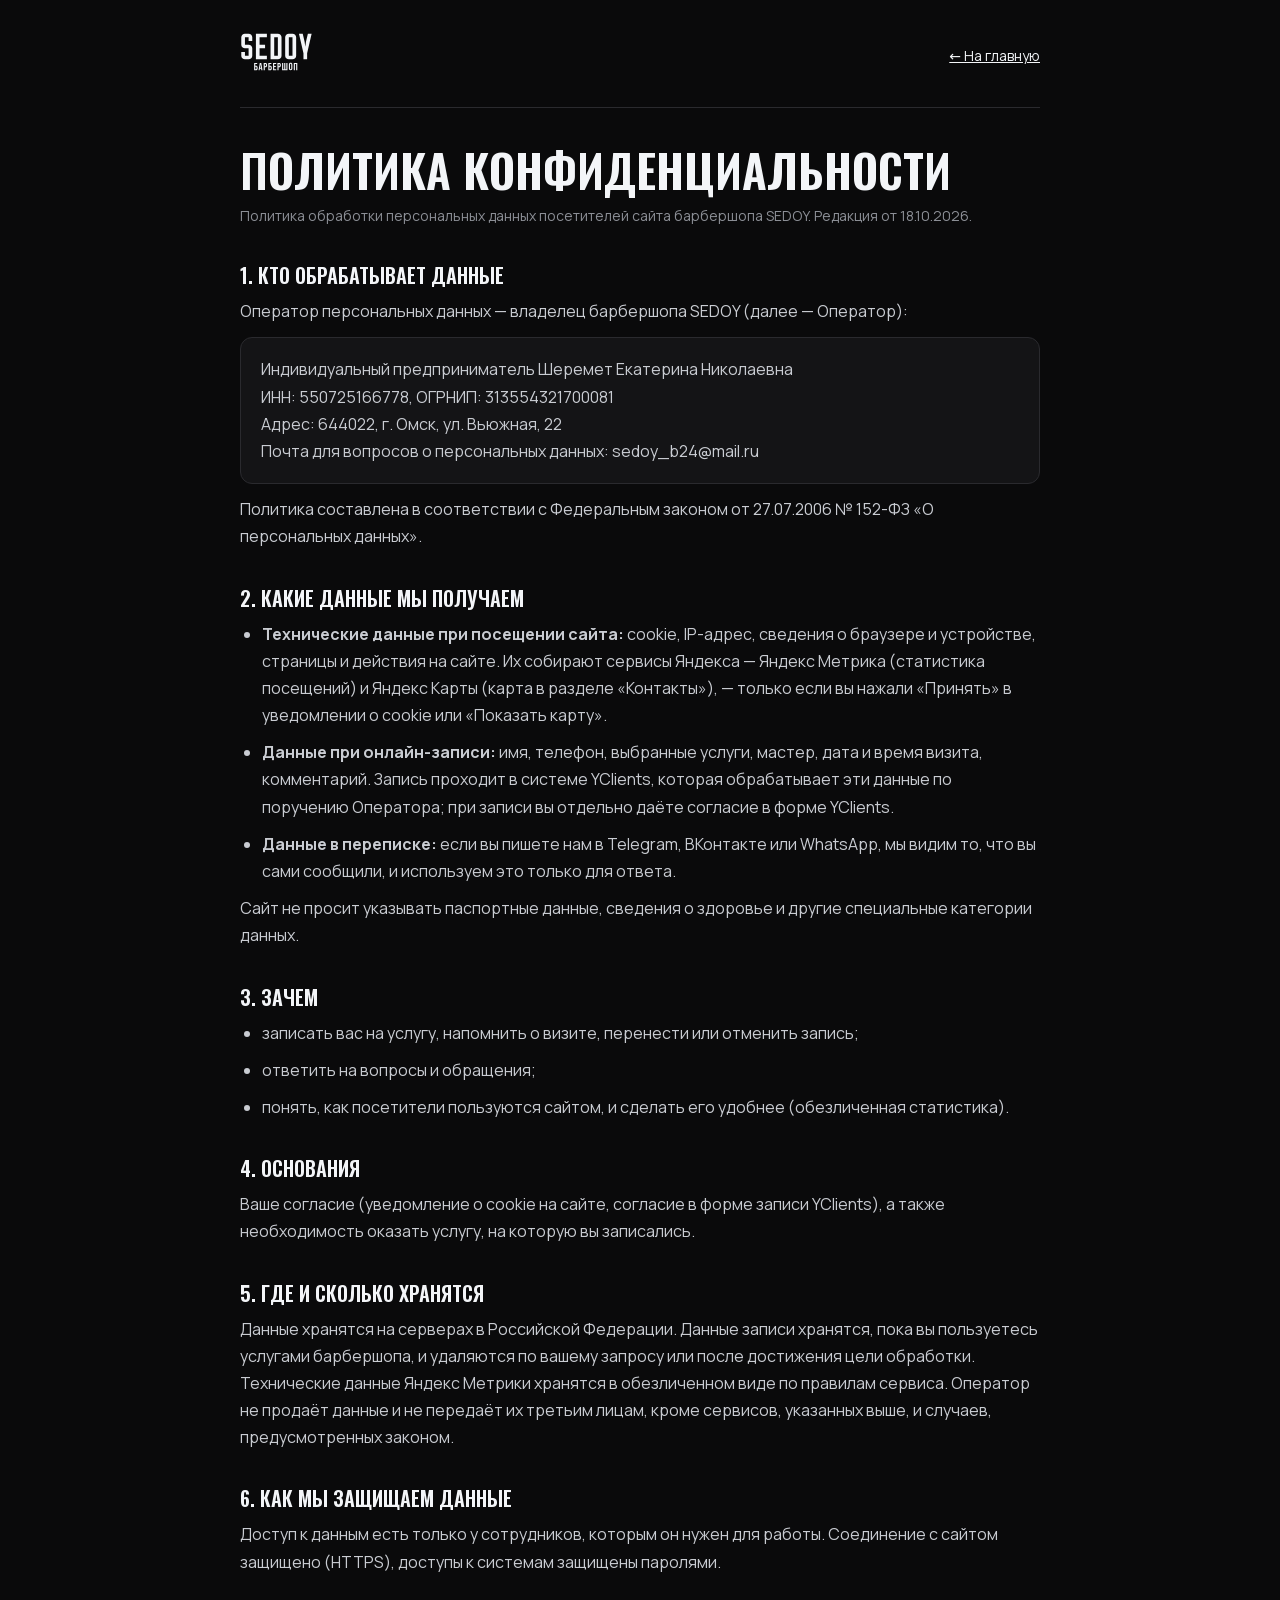
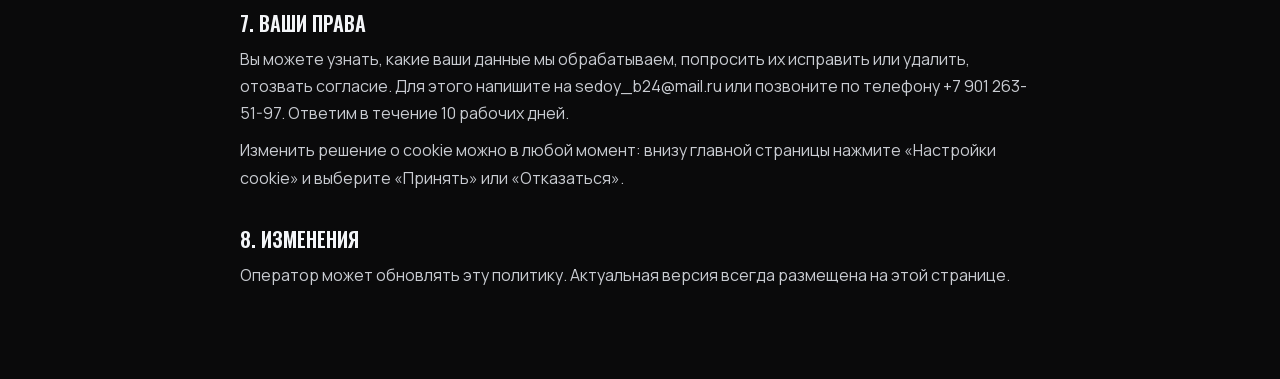
<file: politika.html>
<!doctype html>
<html lang="ru">
<head>
<meta charset="utf-8">
<meta name="viewport" content="width=device-width, initial-scale=1">
<title>Политика конфиденциальности — SEDOY</title>
<meta name="robots" content="noindex">
<link rel="icon" href="img/favicon.svg" type="image/svg+xml">
<link href="fonts/fonts.css" rel="stylesheet">
<style>
:root{--ink:#0a0a0b;--line:#2a2a2e;--mute:#8c8f96;--silver:#c9ccd2;--white:#f3f5f8}
*{box-sizing:border-box;margin:0;padding:0}
body{background:var(--ink);color:var(--silver);font:16px/1.7 "Manrope",system-ui,-apple-system,sans-serif}
.wrap{width:min(800px,100% - 32px);margin:0 auto;padding:32px 0 80px}
.top{display:flex;align-items:center;justify-content:space-between;gap:16px;padding-bottom:28px;border-bottom:1px solid var(--line);margin-bottom:36px}
.top img{height:40px;width:auto}
.top a{color:var(--white);font-size:14px}
h1{font:600 clamp(30px,6vw,46px)/1.1 "Oswald",Impact,sans-serif;color:var(--white);text-transform:uppercase;margin-bottom:10px}
h2{font:600 20px/1.3 "Oswald",Impact,sans-serif;color:var(--white);text-transform:uppercase;margin:34px 0 10px}
p,li{margin-bottom:10px}
ul{padding-left:22px}
a{color:var(--white)}
.muted{color:var(--mute);font-size:14px}
.req{background:#141416;border:1px solid var(--line);border-radius:12px;padding:18px 20px;margin-top:12px}
.req p{margin:0}
.todo{color:#f2c46d}
</style>
</head>
<body>
<div class="wrap">
  <div class="top"><a href="./"><img src="img/logo.svg" alt="SEDOY барбершоп"></a><a href="./">← На главную</a></div>

  <h1>Политика конфиденциальности</h1>
  <p class="muted">Политика обработки персональных данных посетителей сайта барбершопа SEDOY. Редакция от <span data-l="date"></span>.</p>

  <h2>1. Кто обрабатывает данные</h2>
  <p>Оператор персональных данных — владелец барбершопа SEDOY (далее — Оператор):</p>
  <div class="req">
    <p><span data-l="operator"></span></p>
    <p>ИНН: <span data-l="inn"></span>, <span id="ogrnLabel">ОГРН/ОГРНИП</span>: <span data-l="ogrn"></span></p>
    <p>Адрес: <span data-l="address"></span></p>
    <p>Почта для вопросов о персональных данных: <span data-l="email"></span></p>
  </div>
  <p style="margin-top:12px">Политика составлена в соответствии с Федеральным законом от 27.07.2006 № 152-ФЗ «О персональных данных».</p>

  <h2>2. Какие данные мы получаем</h2>
  <ul>
    <li><b>Технические данные при посещении сайта:</b> cookie, IP-адрес, сведения о браузере и устройстве, страницы и действия на сайте. Их собирают сервисы Яндекса — Яндекс Метрика (статистика посещений) и Яндекс Карты (карта в разделе «Контакты»), — только если вы нажали «Принять» в уведомлении о cookie или «Показать карту».</li>
    <li><b>Данные при онлайн-записи:</b> имя, телефон, выбранные услуги, мастер, дата и время визита, комментарий. Запись проходит в системе YClients, которая обрабатывает эти данные по поручению Оператора; при записи вы отдельно даёте согласие в форме YClients.</li>
    <li><b>Данные в переписке:</b> если вы пишете нам в Telegram, ВКонтакте или WhatsApp, мы видим то, что вы сами сообщили, и используем это только для ответа.</li>
  </ul>
  <p>Сайт не просит указывать паспортные данные, сведения о здоровье и другие специальные категории данных.</p>

  <h2>3. Зачем</h2>
  <ul>
    <li>записать вас на услугу, напомнить о визите, перенести или отменить запись;</li>
    <li>ответить на вопросы и обращения;</li>
    <li>понять, как посетители пользуются сайтом, и сделать его удобнее (обезличенная статистика).</li>
  </ul>

  <h2>4. Основания</h2>
  <p>Ваше согласие (уведомление о cookie на сайте, согласие в форме записи YClients), а также необходимость оказать услугу, на которую вы записались.</p>

  <h2>5. Где и сколько хранятся</h2>
  <p>Данные хранятся на серверах в Российской Федерации. Данные записи хранятся, пока вы пользуетесь услугами барбершопа, и удаляются по вашему запросу или после достижения цели обработки. Технические данные Яндекс Метрики хранятся в обезличенном виде по правилам сервиса. Оператор не продаёт данные и не передаёт их третьим лицам, кроме сервисов, указанных выше, и случаев, предусмотренных законом.</p>

  <h2>6. Как мы защищаем данные</h2>
  <p>Доступ к данным есть только у сотрудников, которым он нужен для работы. Соединение с сайтом защищено (HTTPS), доступы к системам защищены паролями.</p>

  <h2>7. Ваши права</h2>
  <p>Вы можете узнать, какие ваши данные мы обрабатываем, попросить их исправить или удалить, отозвать согласие. Для этого напишите на <span data-l="email"></span> или позвоните по телефону <span data-l="phone"></span>. Ответим в течение 10 рабочих дней.</p>
  <p>Изменить решение о cookie можно в любой момент: внизу главной страницы нажмите «Настройки cookie» и выберите «Принять» или «Отказаться».</p>

  <h2>8. Изменения</h2>
  <p>Оператор может обновлять эту политику. Актуальная версия всегда размещена на этой странице.</p>
</div>
<script src="data/content.js"></script>
<script>
(async () => {
  let C = null;
  try { const r = await fetch('data/content.json?v=' + Date.now(), { cache: 'no-store' }); if (r.ok) C = await r.json(); } catch (e) {}
  C ||= window.SEDOY_SEED || {};
  // в демо правки админки хранятся в браузере — показываем их, как и на главной
  try { const d = JSON.parse(localStorage.getItem('sedoy_demo_content') || 'null'); if (d && d.legal && d.rev === C.rev) C = d; } catch (e) {}
  const L = C.legal || {}, B = C.brand || {};
  // у ИП — ОГРНИП (15 цифр), у ООО — ОГРН (13 цифр)
  const og = String(L.ogrn || '').replace(/\D/g, '');
  document.getElementById('ogrnLabel').textContent = og.length === 15 || /^(ИП|индивидуальный)/i.test(L.operator || '') ? 'ОГРНИП' : og.length === 13 ? 'ОГРН' : 'ОГРН/ОГРНИП';
  const val = { operator: L.operator, inn: L.inn, ogrn: L.ogrn, address: L.address, email: L.email || B.email, date: L.date, phone: B.phone };
  document.querySelectorAll('[data-l]').forEach(el => {
    const v = String(val[el.dataset.l] || '').trim();
    if (v) el.textContent = v; else { el.textContent = 'уточняется'; el.className = 'todo'; }
  });
})();
</script>
</body>
</html>
</file>
<file: fonts/fonts.css>
/* Шрифты лежат на самом сайте — посетители не отправляют свои данные в Google (152-ФЗ) */
/* cyrillic */
@font-face {
  font-family: 'Manrope';
  font-style: normal;
  font-weight: 400 700;
  font-display: swap;
  src: url(manrope-cyrillic.woff2) format('woff2');
  unicode-range: U+0301, U+0400-045F, U+0490-0491, U+04B0-04B1, U+2116;
}
/* latin */
@font-face {
  font-family: 'Manrope';
  font-style: normal;
  font-weight: 400 700;
  font-display: swap;
  src: url(manrope-latin.woff2) format('woff2');
  unicode-range: U+0000-00FF, U+0131, U+0152-0153, U+02BB-02BC, U+02C6, U+02DA, U+02DC, U+0304, U+0308, U+0329, U+2000-206F, U+20AC, U+2122, U+2191, U+2193, U+2212, U+2215, U+FEFF, U+FFFD;
}
/* cyrillic */
@font-face {
  font-family: 'Oswald';
  font-style: normal;
  font-weight: 300 700;
  font-display: swap;
  src: url(oswald-cyrillic.woff2) format('woff2');
  unicode-range: U+0301, U+0400-045F, U+0490-0491, U+04B0-04B1, U+2116;
}
/* latin */
@font-face {
  font-family: 'Oswald';
  font-style: normal;
  font-weight: 300 700;
  font-display: swap;
  src: url(oswald-latin.woff2) format('woff2');
  unicode-range: U+0000-00FF, U+0131, U+0152-0153, U+02BB-02BC, U+02C6, U+02DA, U+02DC, U+0304, U+0308, U+0329, U+2000-206F, U+20AC, U+2122, U+2191, U+2193, U+2212, U+2215, U+FEFF, U+FFFD;
}
</file>
